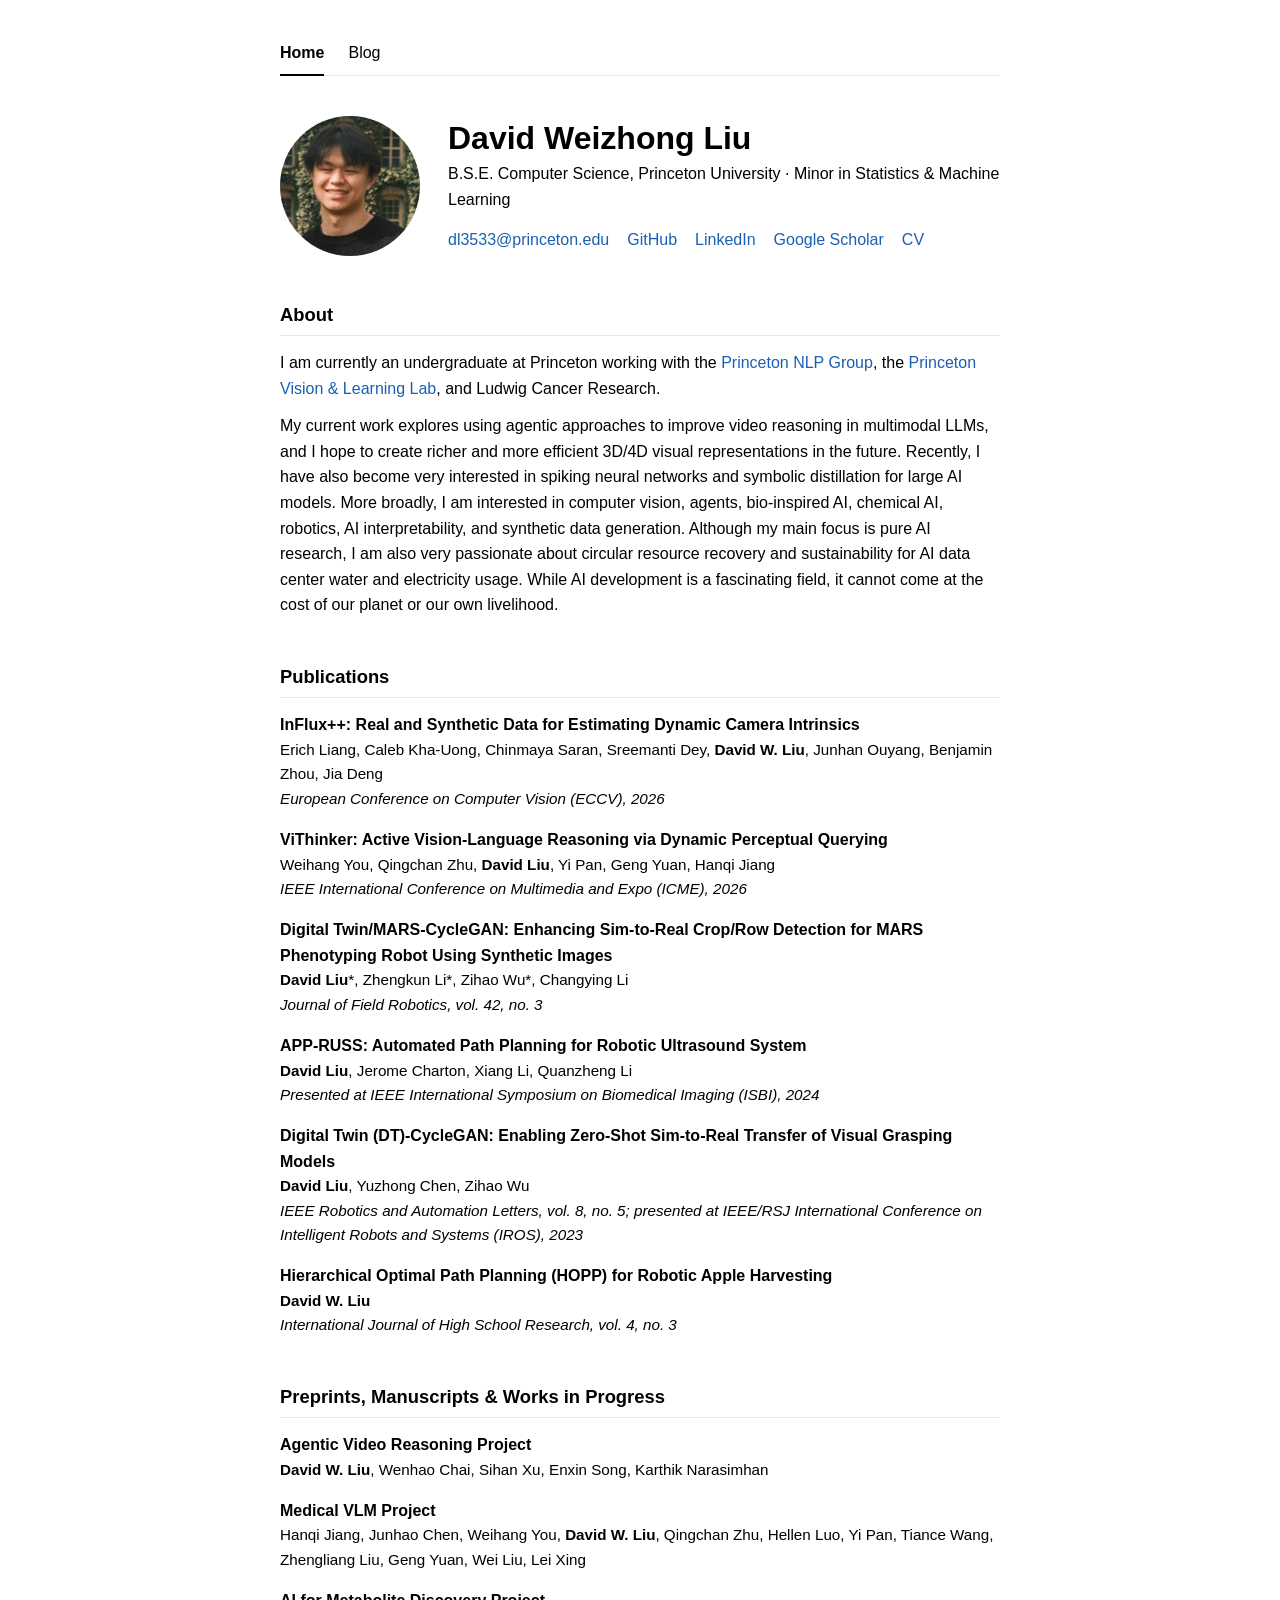
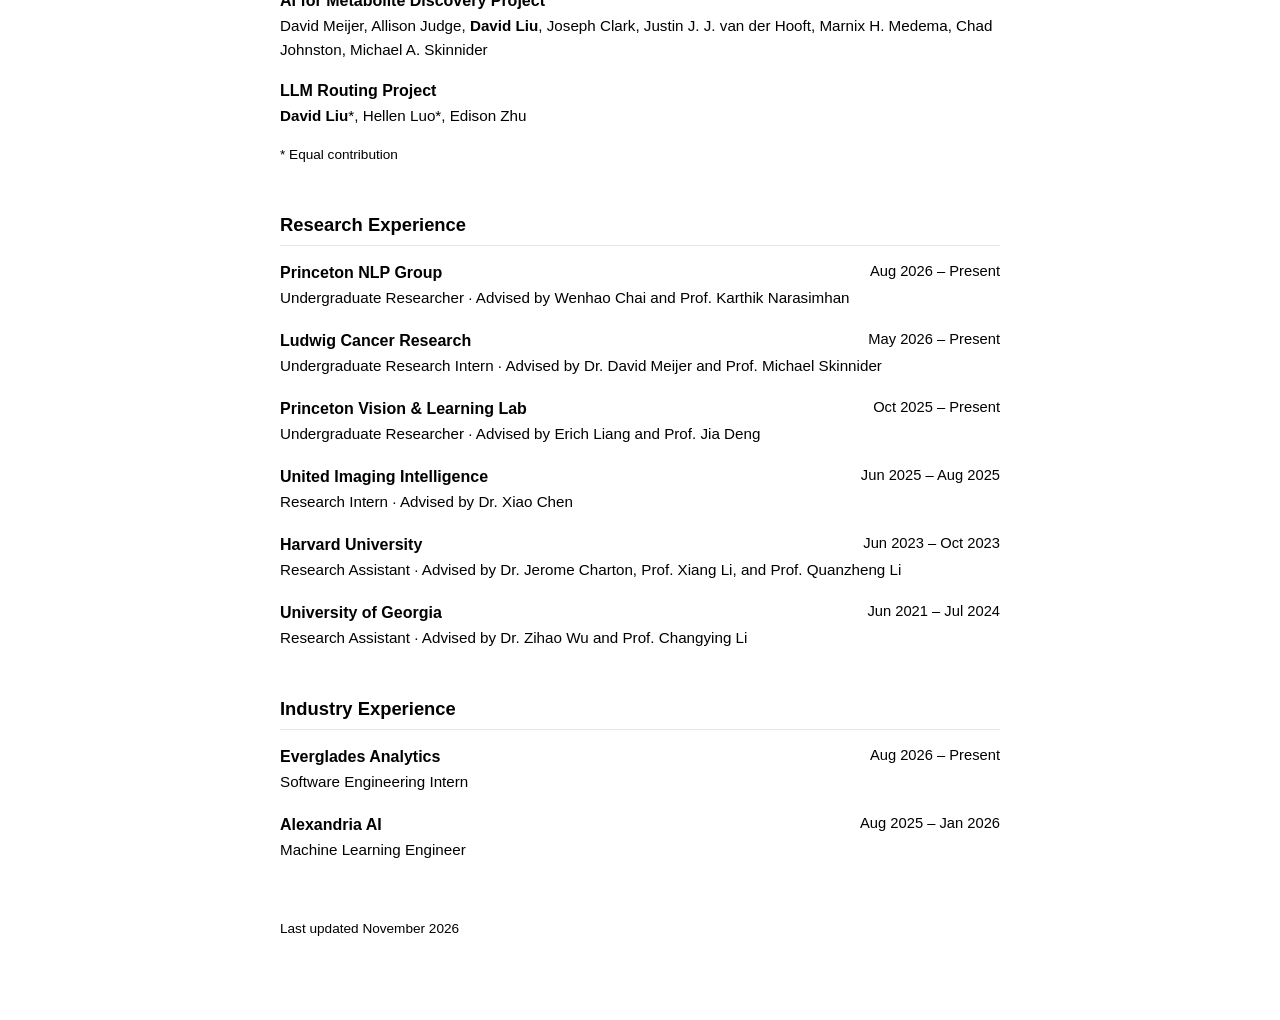
<file: index.html>
<!DOCTYPE html>
<html lang="en">
<head>
  <meta charset="utf-8">
  <meta name="viewport" content="width=device-width, initial-scale=1">
  <title>David Weizhong Liu</title>
  <meta name="description" content="David Weizhong Liu — Computer Science undergraduate at Princeton working on multimodal LLMs, long video reasoning, and robotics.">
  <link rel="stylesheet" href="style.css?v=6">
</head>
<body>
<main>

  <nav class="tabs">
    <a href="index.html" aria-current="page">Home</a>
    <a href="blog.html">Blog</a>
  </nav>

  <header class="profile">
    <img class="avatar" src="images/profile.jpg" alt="Photo of David Weizhong Liu" width="140" height="140">
    <div>
    <h1>David Weizhong Liu</h1>
    <p class="subtitle">B.S.E. Computer Science, Princeton University · Minor in Statistics &amp; Machine Learning</p>
    <p class="links">
      <a href="mailto:dl3533@princeton.edu">dl3533@princeton.edu</a>
      <a href="https://github.com/davidweizhongliu">GitHub</a>
      <a href="https://www.linkedin.com/in/david-liu-71398523a/">LinkedIn</a>
      <a href="https://scholar.google.com/citations?user=YOUR-ID">Google Scholar</a>
      <a href="David_Weizhong_Liu_Public_CV_2028.pdf">CV</a>
    </p>
    </div>
  </header>

  <section>
    <h2>About</h2>
    <p>
      I am currently an undergraduate at Princeton working with the
      <a href="https://princeton-nlp.github.io/">Princeton NLP Group</a>, the
      <a href="https://pvl.cs.princeton.edu/">Princeton Vision &amp; Learning Lab</a>,
      and Ludwig Cancer Research.
    </p>
    <p>
      My current work explores using agentic approaches to improve video reasoning in multimodal LLMs,
      and I hope to create richer and more efficient 3D/4D visual representations in the future. Recently, I have also become very
      interested in spiking neural networks and symbolic distillation for large AI models. More broadly, I am interested in computer vision, agents, bio-inspired AI, chemical AI, robotics,
      AI interpretability, and synthetic data generation. Although my main focus is pure AI research, I am also very passionate about circular resource recovery and sustainability
      for AI data center water and electricity usage. While AI development is a fascinating field, it cannot come at the cost of our planet or our own livelihood.
    </p>
  </section>

  <section>
    <h2>Publications</h2>
    <ul class="plain">
      <li class="pub">
        <div class="pub-title">InFlux++: Real and Synthetic Data for Estimating Dynamic Camera Intrinsics</div>
        <div class="pub-authors">Erich Liang, Caleb Kha-Uong, Chinmaya Saran, Sreemanti Dey, <span class="me">David W. Liu</span>, Junhan Ouyang, Benjamin Zhou, Jia Deng</div>
        <div class="pub-venue">European Conference on Computer Vision (ECCV), 2026</div>
      </li>
      <li class="pub">
        <div class="pub-title">ViThinker: Active Vision-Language Reasoning via Dynamic Perceptual Querying</div>
        <div class="pub-authors">Weihang You, Qingchan Zhu, <span class="me">David Liu</span>, Yi Pan, Geng Yuan, Hanqi Jiang</div>
        <div class="pub-venue">IEEE International Conference on Multimedia and Expo (ICME), 2026</div>
      </li>
      <li class="pub">
        <div class="pub-title">Digital Twin/MARS-CycleGAN: Enhancing Sim-to-Real Crop/Row Detection for MARS Phenotyping Robot Using Synthetic Images</div>
        <div class="pub-authors"><span class="me">David Liu</span>*, Zhengkun Li*, Zihao Wu*, Changying Li</div>
        <div class="pub-venue">Journal of Field Robotics, vol. 42, no. 3</div>
      </li>
      <li class="pub">
        <div class="pub-title">APP-RUSS: Automated Path Planning for Robotic Ultrasound System</div>
        <div class="pub-authors"><span class="me">David Liu</span>, Jerome Charton, Xiang Li, Quanzheng Li</div>
        <div class="pub-venue">Presented at IEEE International Symposium on Biomedical Imaging (ISBI), 2024</div>
      </li>
      <li class="pub">
        <div class="pub-title">Digital Twin (DT)-CycleGAN: Enabling Zero-Shot Sim-to-Real Transfer of Visual Grasping Models</div>
        <div class="pub-authors"><span class="me">David Liu</span>, Yuzhong Chen, Zihao Wu</div>
        <div class="pub-venue">IEEE Robotics and Automation Letters, vol. 8, no. 5; presented at IEEE/RSJ International Conference on Intelligent Robots and Systems (IROS), 2023</div>
      </li>
      <li class="pub">
        <div class="pub-title">Hierarchical Optimal Path Planning (HOPP) for Robotic Apple Harvesting</div>
        <div class="pub-authors"><span class="me">David W. Liu</span></div>
        <div class="pub-venue">International Journal of High School Research, vol. 4, no. 3</div>
      </li>
    </ul>
  </section>

  <section>
    <h2>Preprints, Manuscripts &amp; Works in Progress</h2>
    <ul class="plain">
      <li class="pub">
        <div class="pub-title">Agentic Video Reasoning Project</div>
        <div class="pub-authors"><span class="me">David W. Liu</span>, Wenhao Chai, Sihan Xu, Enxin Song, Karthik Narasimhan</div>
      </li>
      <li class="pub">
        <div class="pub-title">Medical VLM Project</div>
        <div class="pub-authors">Hanqi Jiang, Junhao Chen, Weihang You, <span class="me">David W. Liu</span>, Qingchan Zhu, Hellen Luo, Yi Pan, Tiance Wang, Zhengliang Liu, Geng Yuan, Wei Liu, Lei Xing</div>
      </li>
      <li class="pub">
        <div class="pub-title">AI for Metabolite Discovery Project</div>
        <div class="pub-authors">David Meijer, Allison Judge, <span class="me">David Liu</span>, Joseph Clark, Justin J. J. van der Hooft, Marnix H. Medema, Chad Johnston, Michael A. Skinnider</div>
      </li>
      <li class="pub">
        <div class="pub-title">LLM Routing Project</div>
        <div class="pub-authors"><span class="me">David Liu</span>*, Hellen Luo*, Edison Zhu</div>
      </li>
    </ul>
    <p class="note">* Equal contribution</p>
  </section>

  <section>
    <h2>Research Experience</h2>

    <div class="entry">
      <div class="entry-head"><strong>Princeton NLP Group</strong><span class="date">Aug 2026 – Present</span></div>
      <div class="entry-sub">Undergraduate Researcher · Advised by Wenhao Chai and Prof. Karthik Narasimhan</div>
    </div>

    <div class="entry">
      <div class="entry-head"><strong>Ludwig Cancer Research</strong><span class="date">May 2026 – Present</span></div>
      <div class="entry-sub">Undergraduate Research Intern · Advised by Dr. David Meijer and Prof. Michael Skinnider</div>
    </div>

    <div class="entry">
      <div class="entry-head"><strong>Princeton Vision &amp; Learning Lab</strong><span class="date">Oct 2025 – Present</span></div>
      <div class="entry-sub">Undergraduate Researcher · Advised by Erich Liang and Prof. Jia Deng</div>
    </div>

    <div class="entry">
      <div class="entry-head"><strong>United Imaging Intelligence</strong><span class="date">Jun 2025 – Aug 2025</span></div>
      <div class="entry-sub">Research Intern · Advised by Dr. Xiao Chen</div>
    </div>

    <div class="entry">
      <div class="entry-head"><strong>Harvard University</strong><span class="date">Jun 2023 – Oct 2023</span></div>
      <div class="entry-sub">Research Assistant · Advised by Dr. Jerome Charton, Prof. Xiang Li, and Prof. Quanzheng Li</div>
    </div>

    <div class="entry">
      <div class="entry-head"><strong>University of Georgia</strong><span class="date">Jun 2021 – Jul 2024</span></div>
      <div class="entry-sub">Research Assistant · Advised by Dr. Zihao Wu and Prof. Changying Li</div>
    </div>
  </section>

  <section>
    <h2>Industry Experience</h2>
    <div class="entry">
      <div class="entry-head"><strong>Everglades Analytics</strong><span class="date">Aug 2026 – Present</span></div>
      <div class="entry-sub">Software Engineering Intern</div>
    </div>
    <div class="entry">
      <div class="entry-head"><strong>Alexandria AI</strong><span class="date">Aug 2025 – Jan 2026</span></div>
      <div class="entry-sub">Machine Learning Engineer</div>
    </div>
  </section>

  <footer>
    Last updated November 2026
  </footer>

</main>
</body>
</html>
</file>
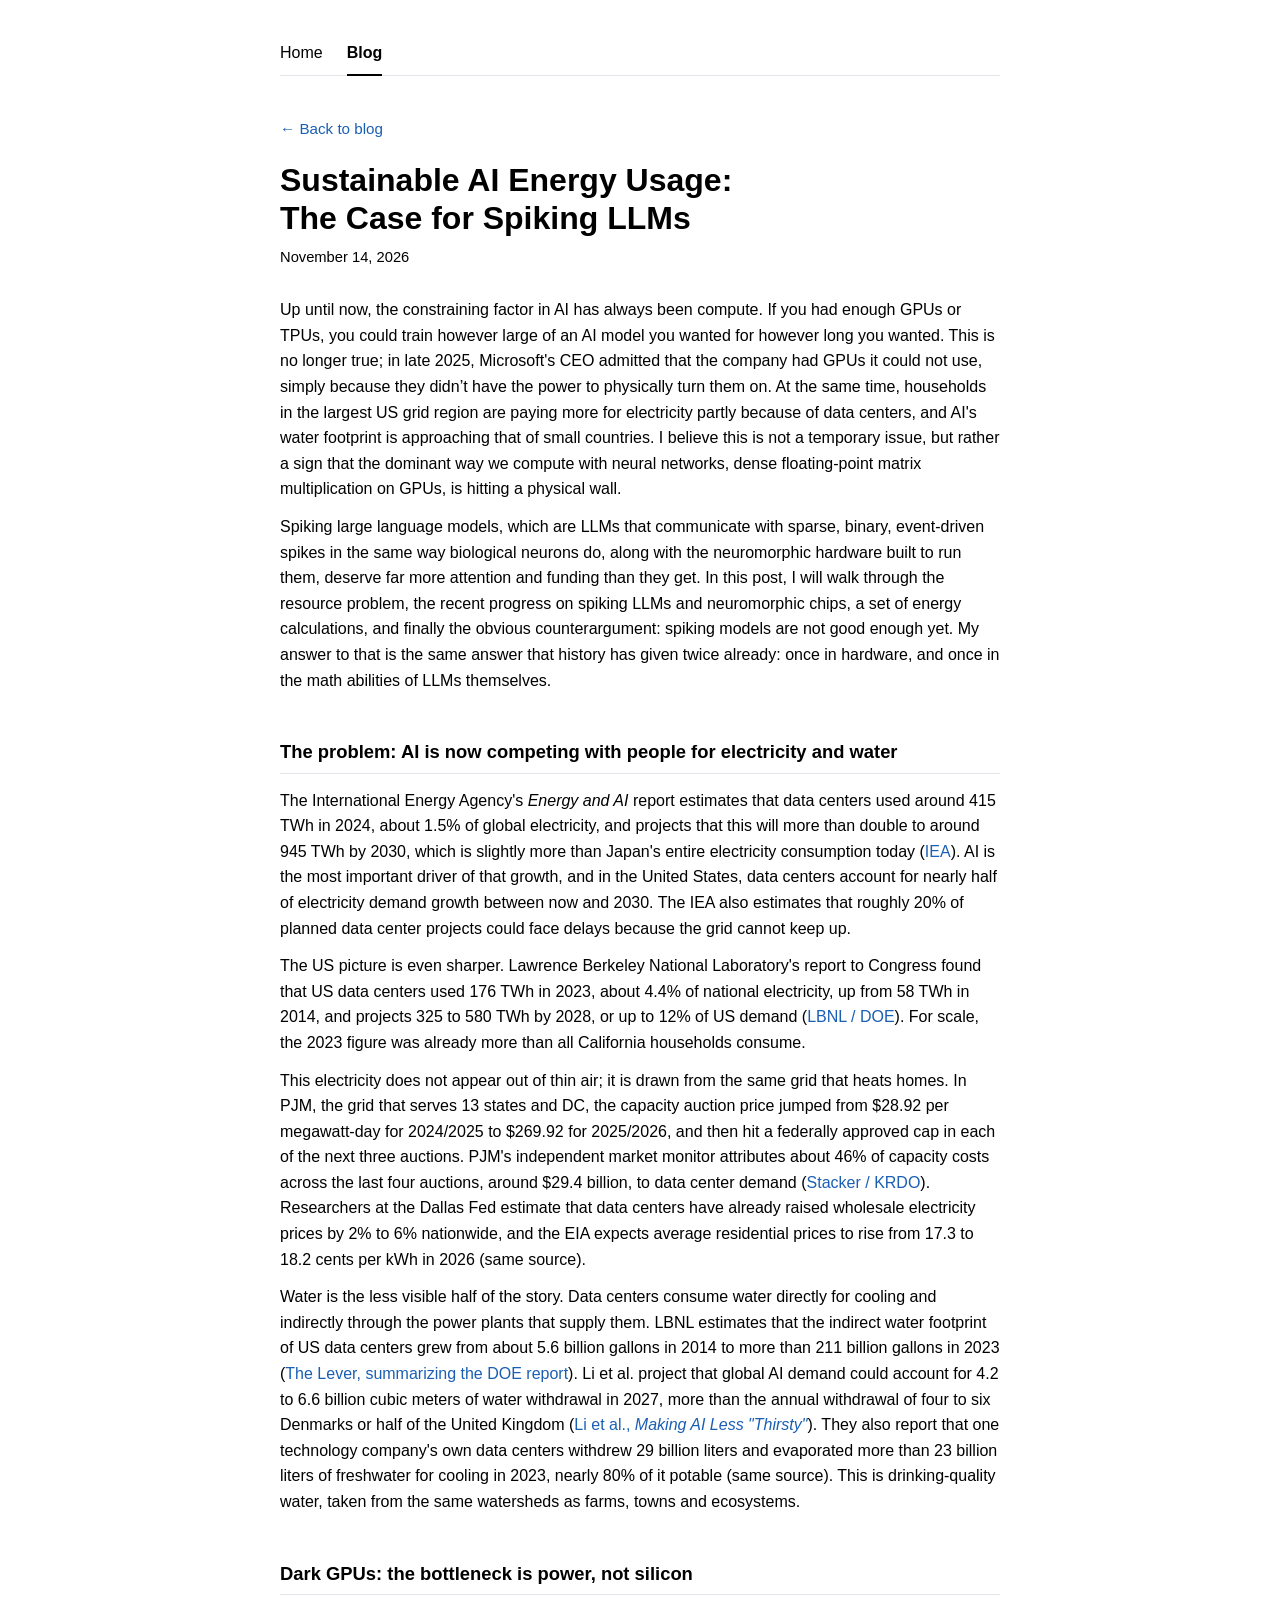
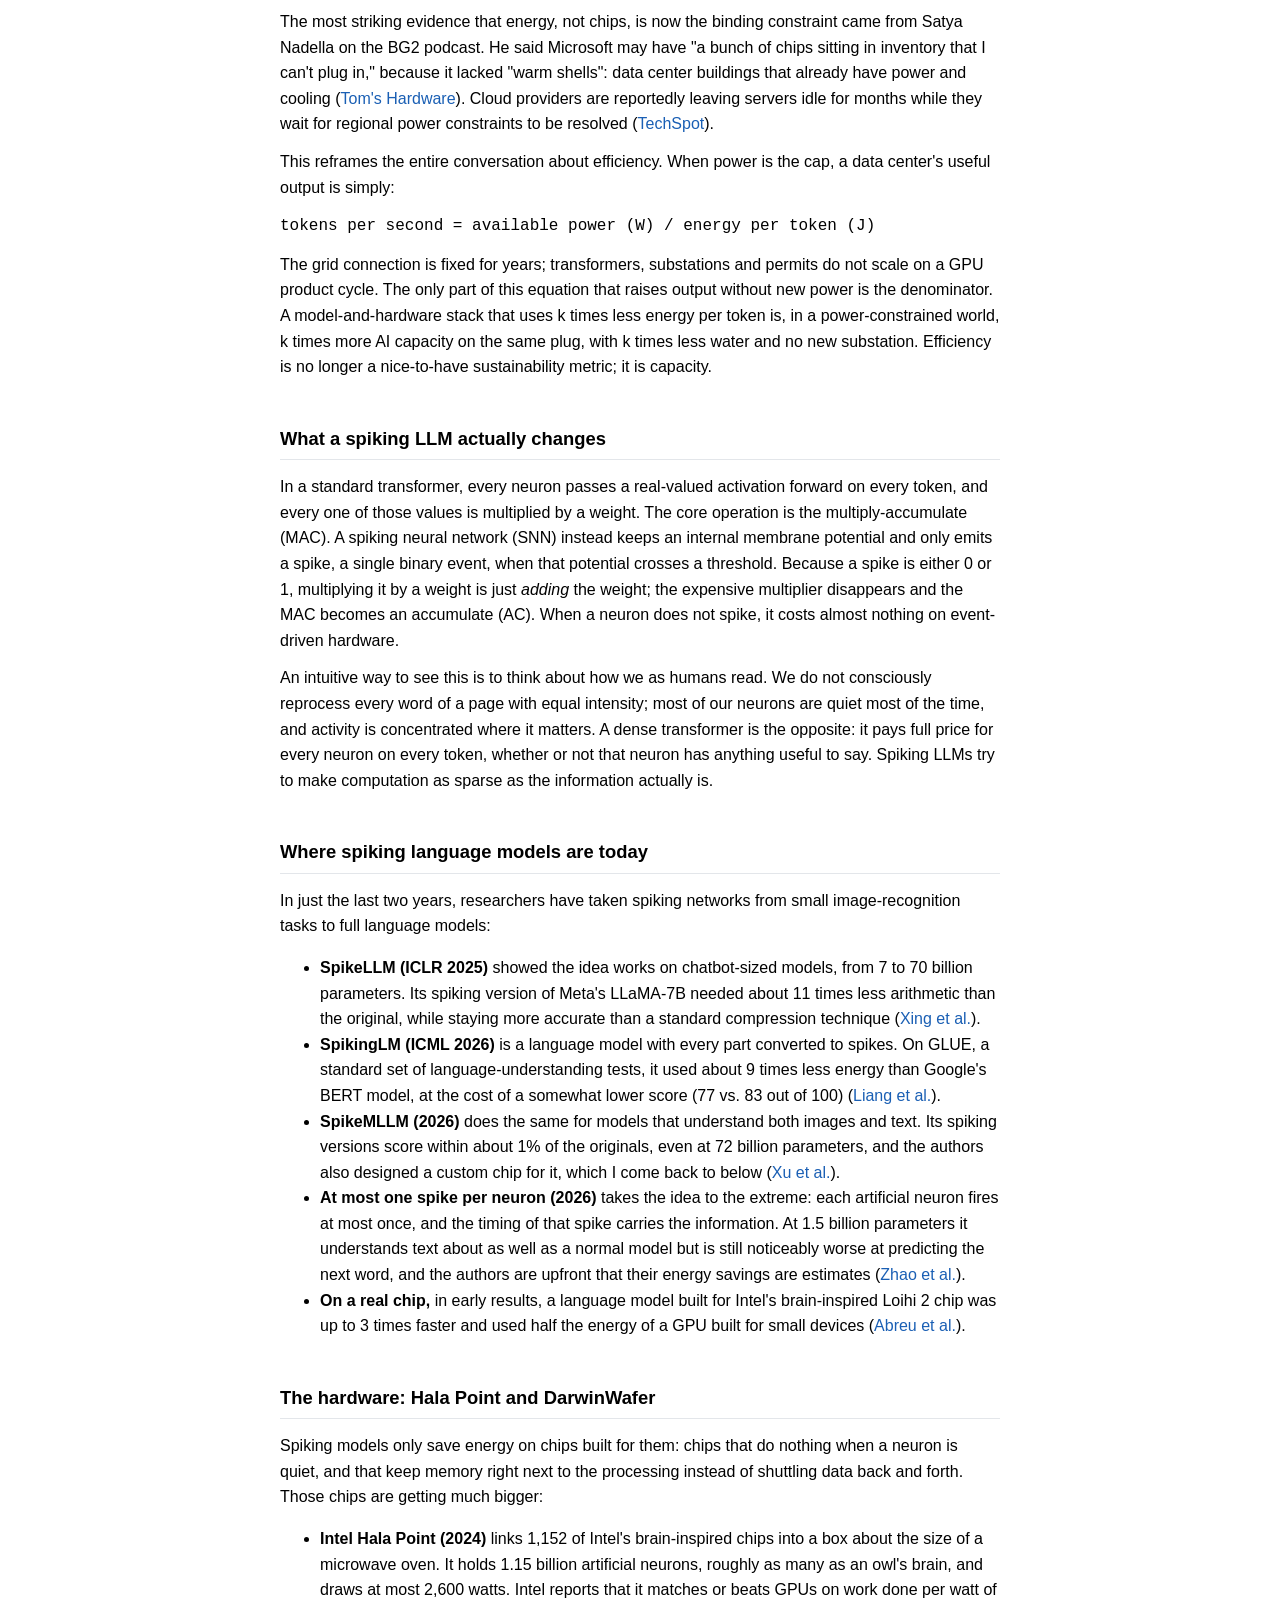
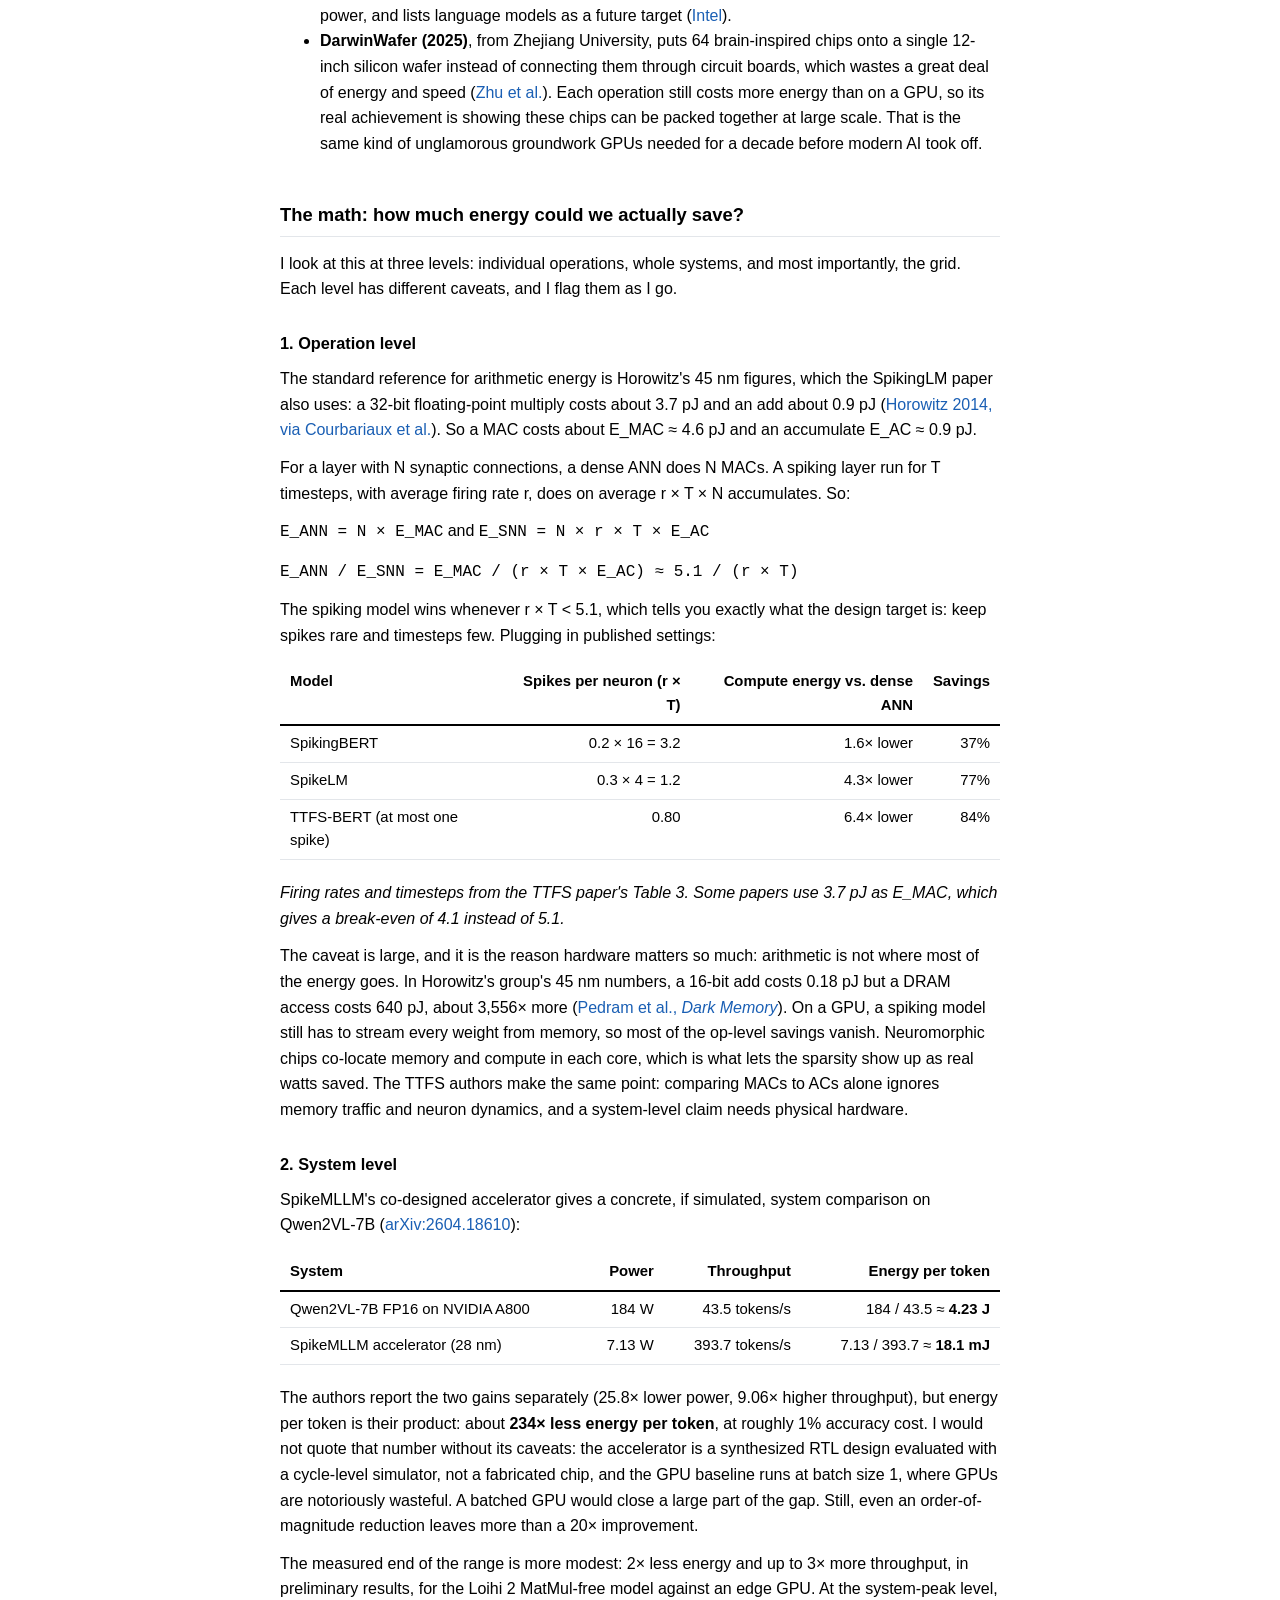
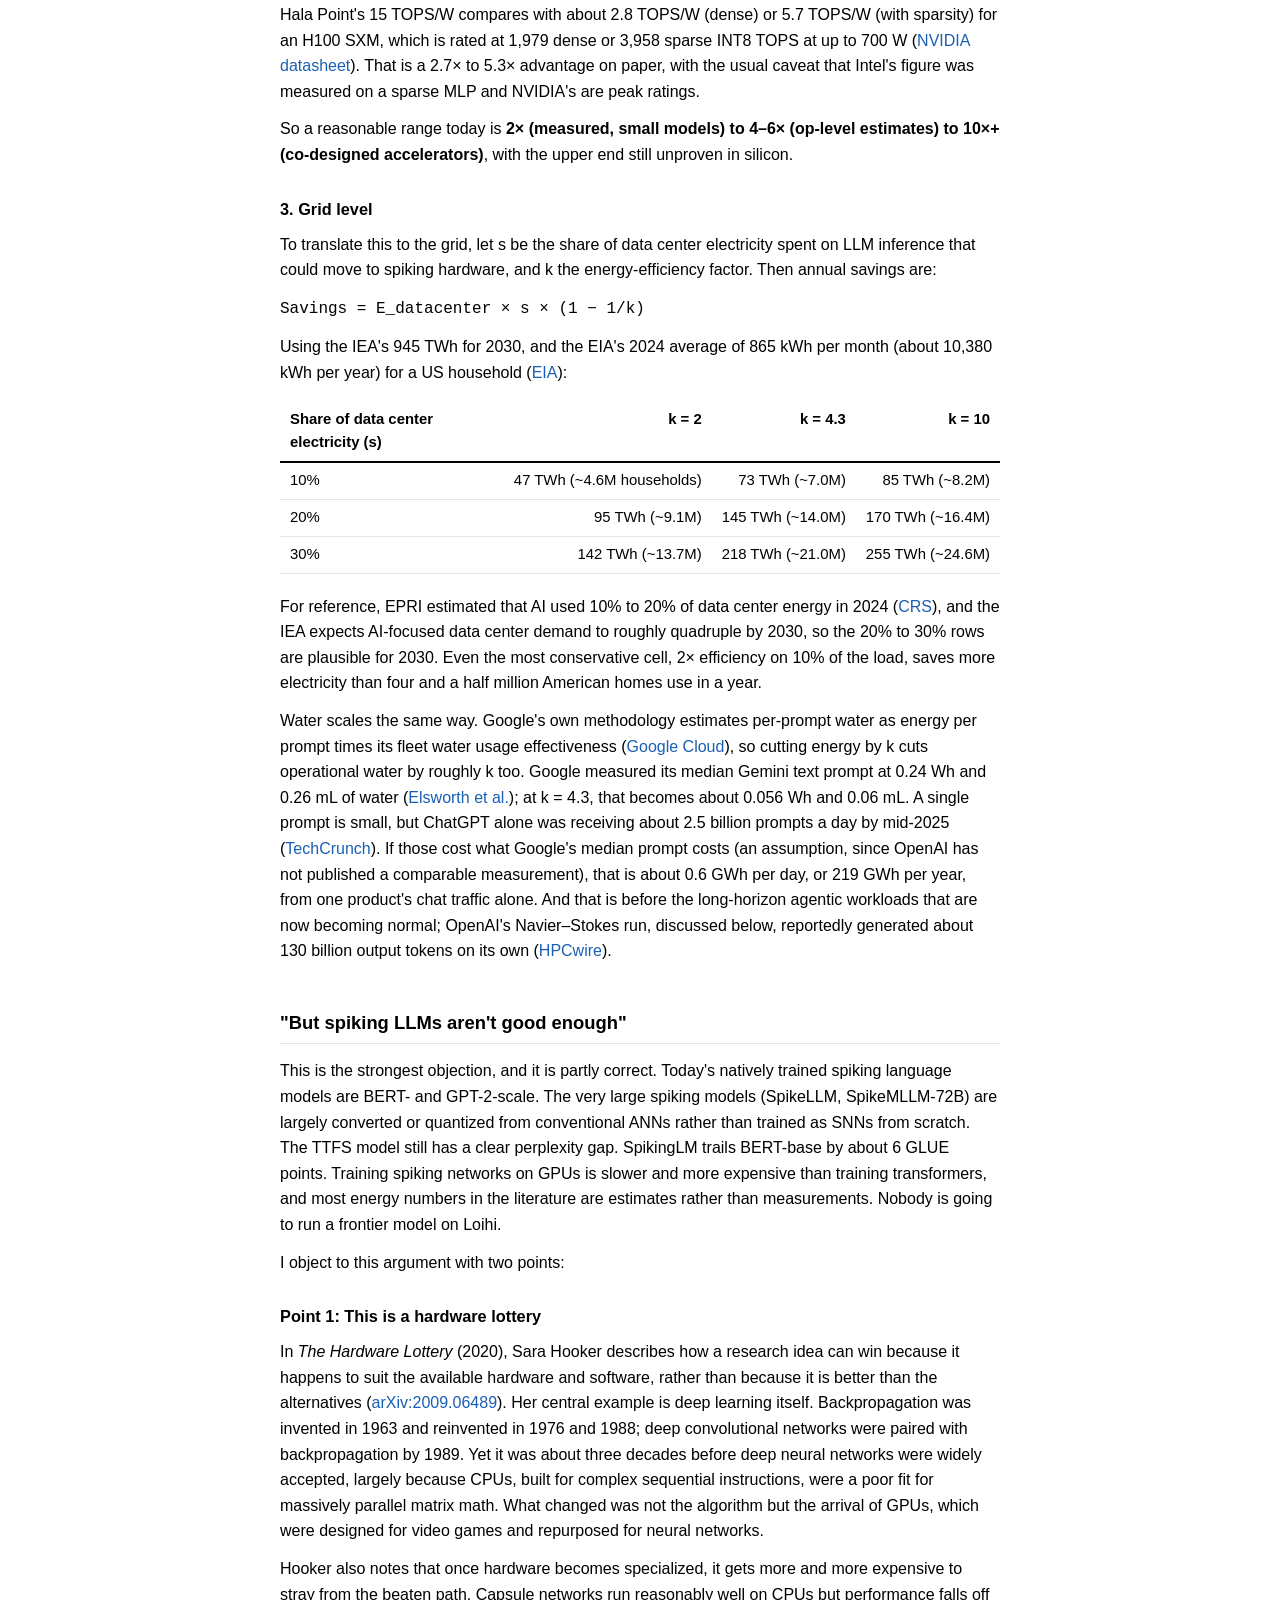
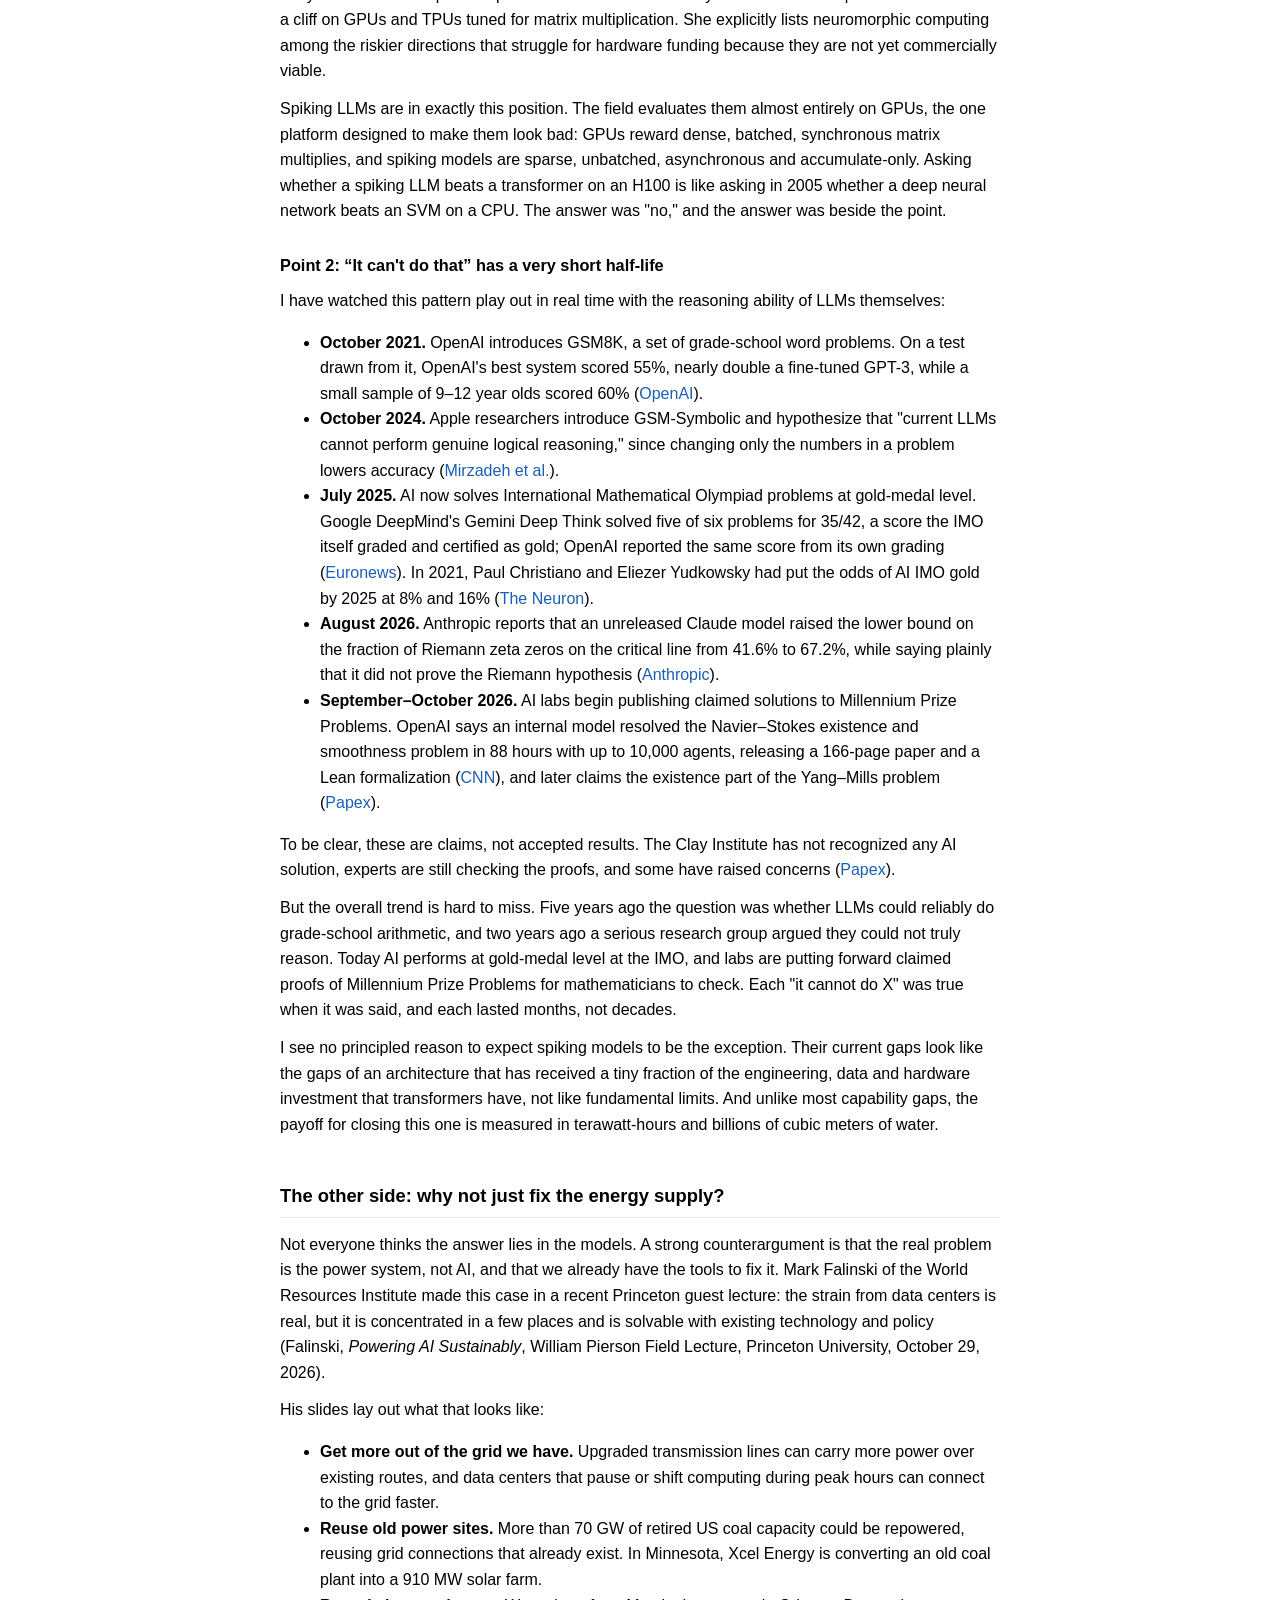
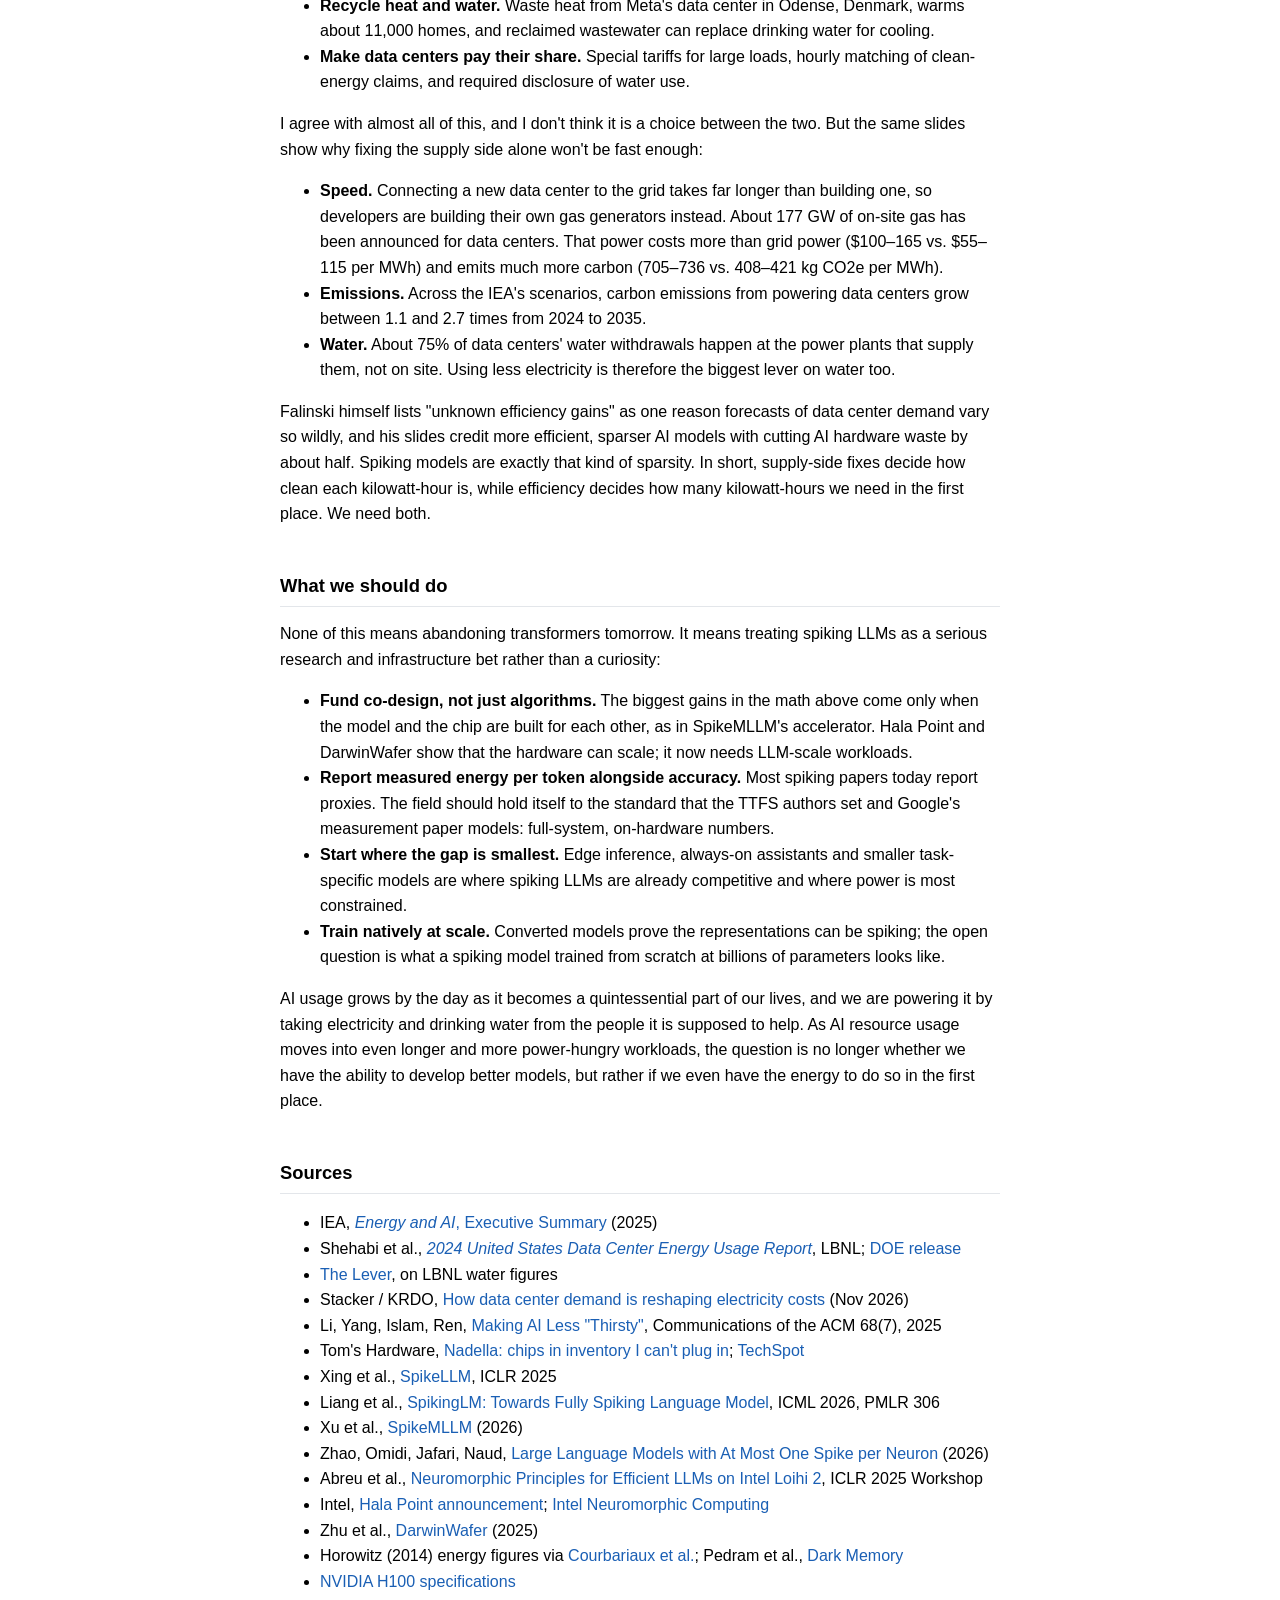
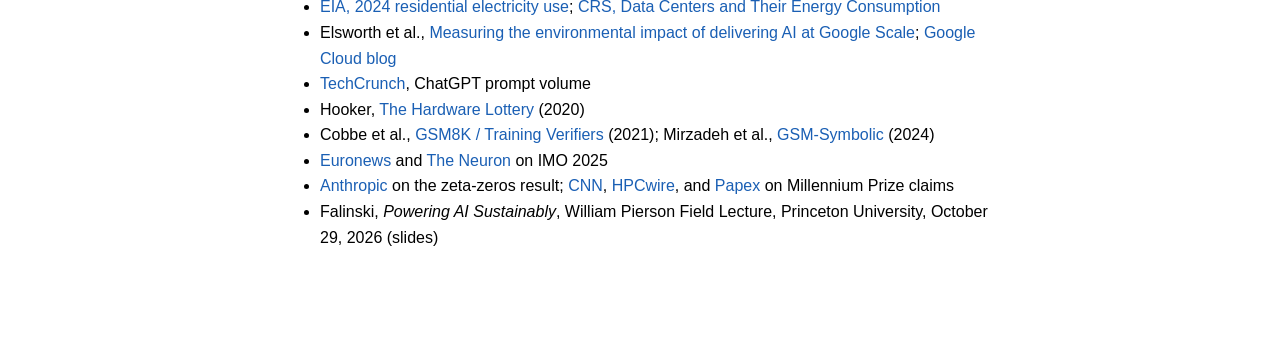
<file: posts/neuromorphic_hardware.html>
<!DOCTYPE html>
<html lang="en">
<head>
  <meta charset="utf-8">
  <meta name="viewport" content="width=device-width, initial-scale=1">
  <title>Sustainable AI Energy Usage: The Case for Spiking LLMs · David Weizhong Liu</title>
  <link rel="stylesheet" href="../style.css?v=6">
</head>
<body>
<main>

  <nav class="tabs">
    <a href="../index.html">Home</a>
    <a href="../blog.html" aria-current="page">Blog</a>
  </nav>

  <a class="back" href="../blog.html">&larr; Back to blog</a>

  <article>
    <h1>Sustainable AI Energy Usage: The Case for Spiking LLMs</h1>
    <div class="post-date">November 14, 2026</div>

    <p>Up until now, the constraining factor in AI has always been compute. If you had enough GPUs or TPUs, you could train however large of an AI model you wanted for however long you wanted. This is no longer true; in late 2025, Microsoft's CEO admitted that the company had GPUs it could not use, simply because they didn’t have the power to physically turn them on. At the same time, households in the largest US grid region are paying more for electricity partly because of data centers, and AI's water footprint is approaching that of small countries. I believe this is not a temporary issue, but rather a sign that the dominant way we compute with neural networks, dense floating-point matrix multiplication on GPUs, is hitting a physical wall.</p>

    <p>Spiking large language models, which are LLMs that communicate with sparse, binary, event-driven spikes in the same way biological neurons do, along with the neuromorphic hardware built to run them, deserve far more attention and funding than they get. In this post, I will walk through the resource problem, the recent progress on spiking LLMs and neuromorphic chips, a set of energy calculations, and finally the obvious counterargument: spiking models are not good enough yet. My answer to that is the same answer that history has given twice already: once in hardware, and once in the math abilities of LLMs themselves.</p>

    <h2>The problem: AI is now competing with people for electricity and water</h2>

    <p>The International Energy Agency's <em>Energy and AI</em> report estimates that data centers used around 415 TWh in 2024, about 1.5% of global electricity, and projects that this will more than double to around 945 TWh by 2030, which is slightly more than Japan's entire electricity consumption today (<a href="https://www.iea.org/reports/energy-and-ai/executive-summary" target="_blank" rel="noopener">IEA</a>). AI is the most important driver of that growth, and in the United States, data centers account for nearly half of electricity demand growth between now and 2030. The IEA also estimates that roughly 20% of planned data center projects could face delays because the grid cannot keep up.</p>

    <p>The US picture is even sharper. Lawrence Berkeley National Laboratory's report to Congress found that US data centers used 176 TWh in 2023, about 4.4% of national electricity, up from 58 TWh in 2014, and projects 325 to 580 TWh by 2028, or up to 12% of US demand (<a href="https://www.energy.gov/articles/doe-releases-new-report-evaluating-increase-electricity-demand-data-centers" target="_blank" rel="noopener">LBNL / DOE</a>). For scale, the 2023 figure was already more than all California households consume.</p>

    <p>This electricity does not appear out of thin air; it is drawn from the same grid that heats homes. In PJM, the grid that serves 13 states and DC, the capacity auction price jumped from $28.92 per megawatt-day for 2024/2025 to $269.92 for 2025/2026, and then hit a federally approved cap in each of the next three auctions. PJM's independent market monitor attributes about 46% of capacity costs across the last four auctions, around $29.4 billion, to data center demand (<a href="https://krdo.com/stacker-business-economy/2026/11/09/how-data-center-demand-is-reshaping-electricity-costs-across-the-us/" target="_blank" rel="noopener">Stacker / KRDO</a>). Researchers at the Dallas Fed estimate that data centers have already raised wholesale electricity prices by 2% to 6% nationwide, and the EIA expects average residential prices to rise from 17.3 to 18.2 cents per kWh in 2026 (same source).</p>

    <p>Water is the less visible half of the story. Data centers consume water directly for cooling and indirectly through the power plants that supply them. LBNL estimates that the indirect water footprint of US data centers grew from about 5.6 billion gallons in 2014 to more than 211 billion gallons in 2023 (<a href="https://levernews.com/biden-boosts-ai-despite-energy-dept-warning" target="_blank" rel="noopener">The Lever, summarizing the DOE report</a>). Li et al. project that global AI demand could account for 4.2 to 6.6 billion cubic meters of water withdrawal in 2027, more than the annual withdrawal of four to six Denmarks or half of the United Kingdom (<a href="https://arxiv.org/abs/2304.03271" target="_blank" rel="noopener">Li et al., <em>Making AI Less "Thirsty"</em></a>). They also report that one technology company's own data centers withdrew 29 billion liters and evaporated more than 23 billion liters of freshwater for cooling in 2023, nearly 80% of it potable (same source). This is drinking-quality water, taken from the same watersheds as farms, towns and ecosystems.</p>

    <h2>Dark GPUs: the bottleneck is power, not silicon</h2>

    <p>The most striking evidence that energy, not chips, is now the binding constraint came from Satya Nadella on the BG2 podcast. He said Microsoft may have "a bunch of chips sitting in inventory that I can't plug in," because it lacked "warm shells": data center buildings that already have power and cooling (<a href="https://www.tomshardware.com/tech-industry/artificial-intelligence/microsoft-ceo-says-the-company-doesnt-have-enough-electricity-to-install-all-the-ai-gpus-in-its-inventory-you-may-actually-have-a-bunch-of-chips-sitting-in-inventory-that-i-cant-plug-in" target="_blank" rel="noopener">Tom's Hardware</a>). Cloud providers are reportedly leaving servers idle for months while they wait for regional power constraints to be resolved (<a href="https://www.techspot.com/news/110118-microsoft-satya-nadella-power-not-chips-now-biggest.html" target="_blank" rel="noopener">TechSpot</a>).</p>

    <p>This reframes the entire conversation about efficiency. When power is the cap, a data center's useful output is simply:</p>

    <p><code>tokens per second = available power (W) / energy per token (J)</code></p>

    <p>The grid connection is fixed for years; transformers, substations and permits do not scale on a GPU product cycle. The only part of this equation that raises output without new power is the denominator. A model-and-hardware stack that uses k times less energy per token is, in a power-constrained world, k times more AI capacity on the same plug, with k times less water and no new substation. Efficiency is no longer a nice-to-have sustainability metric; it is capacity.</p>

    <h2>What a spiking LLM actually changes</h2>

    <p>In a standard transformer, every neuron passes a real-valued activation forward on every token, and every one of those values is multiplied by a weight. The core operation is the multiply-accumulate (MAC). A spiking neural network (SNN) instead keeps an internal membrane potential and only emits a spike, a single binary event, when that potential crosses a threshold. Because a spike is either 0 or 1, multiplying it by a weight is just <em>adding</em> the weight; the expensive multiplier disappears and the MAC becomes an accumulate (AC). When a neuron does not spike, it costs almost nothing on event-driven hardware.</p>

    <p>An intuitive way to see this is to think about how we as humans read. We do not consciously reprocess every word of a page with equal intensity; most of our neurons are quiet most of the time, and activity is concentrated where it matters. A dense transformer is the opposite: it pays full price for every neuron on every token, whether or not that neuron has anything useful to say. Spiking LLMs try to make computation as sparse as the information actually is.</p>

    <h2>Where spiking language models are today</h2>

    <p>In just the last two years, researchers have taken spiking networks from small image-recognition tasks to full language models:</p>

    <ul>
      <li><strong>SpikeLLM (ICLR 2025)</strong> showed the idea works on chatbot-sized models, from 7 to 70 billion parameters. Its spiking version of Meta's LLaMA-7B needed about 11 times less arithmetic than the original, while staying more accurate than a standard compression technique (<a href="https://arxiv.org/abs/2407.04752" target="_blank" rel="noopener">Xing et al.</a>).</li>
      <li><strong>SpikingLM (ICML 2026)</strong> is a language model with every part converted to spikes. On GLUE, a standard set of language-understanding tests, it used about 9 times less energy than Google's BERT model, at the cost of a somewhat lower score (77 vs. 83 out of 100) (<a href="https://proceedings.mlr.press/v306/liang26ae.html" target="_blank" rel="noopener">Liang et al.</a>).</li>
      <li><strong>SpikeMLLM (2026)</strong> does the same for models that understand both images and text. Its spiking versions score within about 1% of the originals, even at 72 billion parameters, and the authors also designed a custom chip for it, which I come back to below (<a href="https://arxiv.org/abs/2604.18610" target="_blank" rel="noopener">Xu et al.</a>).</li>
      <li><strong>At most one spike per neuron (2026)</strong> takes the idea to the extreme: each artificial neuron fires at most once, and the timing of that spike carries the information. At 1.5 billion parameters it understands text about as well as a normal model but is still noticeably worse at predicting the next word, and the authors are upfront that their energy savings are estimates (<a href="https://arxiv.org/abs/2609.05151" target="_blank" rel="noopener">Zhao et al.</a>).</li>
      <li><strong>On a real chip,</strong> in early results, a language model built for Intel's brain-inspired Loihi 2 chip was up to 3 times faster and used half the energy of a GPU built for small devices (<a href="https://arxiv.org/abs/2503.18002" target="_blank" rel="noopener">Abreu et al.</a>).</li>
    </ul>

    <h2>The hardware: Hala Point and DarwinWafer</h2>

    <p>Spiking models only save energy on chips built for them: chips that do nothing when a neuron is quiet, and that keep memory right next to the processing instead of shuttling data back and forth. Those chips are getting much bigger:</p>

    <ul>
      <li><strong>Intel Hala Point (2024)</strong> links 1,152 of Intel's brain-inspired chips into a box about the size of a microwave oven. It holds 1.15 billion artificial neurons, roughly as many as an owl's brain, and draws at most 2,600 watts. Intel reports that it matches or beats GPUs on work done per watt of power, and lists language models as a future target (<a href="https://newsroom.intel.com/artificial-intelligence/intel-builds-worlds-largest-neuromorphic-system" target="_blank" rel="noopener">Intel</a>).</li>
      <li><strong>DarwinWafer (2025)</strong>, from Zhejiang University, puts 64 brain-inspired chips onto a single 12-inch silicon wafer instead of connecting them through circuit boards, which wastes a great deal of energy and speed (<a href="https://arxiv.org/abs/2509.16213" target="_blank" rel="noopener">Zhu et al.</a>). Each operation still costs more energy than on a GPU, so its real achievement is showing these chips can be packed together at large scale. That is the same kind of unglamorous groundwork GPUs needed for a decade before modern AI took off.</li>
    </ul>

    <h2>The math: how much energy could we actually save?</h2>

    <p>I look at this at three levels: individual operations, whole systems, and most importantly, the grid. Each level has different caveats, and I flag them as I go.</p>

    <h3>1. Operation level</h3>

    <p>The standard reference for arithmetic energy is Horowitz's 45 nm figures, which the SpikingLM paper also uses: a 32-bit floating-point multiply costs about 3.7 pJ and an add about 0.9 pJ (<a href="https://arxiv.org/abs/1602.02505" target="_blank" rel="noopener">Horowitz 2014, via Courbariaux et al.</a>). So a MAC costs about E_MAC ≈ 4.6 pJ and an accumulate E_AC ≈ 0.9 pJ.</p>

    <p>For a layer with N synaptic connections, a dense ANN does N MACs. A spiking layer run for T timesteps, with average firing rate r, does on average r × T × N accumulates. So:</p>

    <p><code>E_ANN = N × E_MAC</code> and <code>E_SNN = N × r × T × E_AC</code></p>

    <p><code>E_ANN / E_SNN = E_MAC / (r × T × E_AC) ≈ 5.1 / (r × T)</code></p>

    <p>The spiking model wins whenever r × T &lt; 5.1, which tells you exactly what the design target is: keep spikes rare and timesteps few. Plugging in published settings:</p>

    <div class="table-wrap">

    <table>
      <thead>
        <tr>
          <th>Model</th>
          <th>Spikes per neuron (r × T)</th>
          <th>Compute energy vs. dense ANN</th>
          <th>Savings</th>
        </tr>
      </thead>
      <tbody>
        <tr><td>SpikingBERT</td><td>0.2 × 16 = 3.2</td><td>1.6× lower</td><td>37%</td></tr>
        <tr><td>SpikeLM</td><td>0.3 × 4 = 1.2</td><td>4.3× lower</td><td>77%</td></tr>
        <tr><td>TTFS-BERT (at most one spike)</td><td>0.80</td><td>6.4× lower</td><td>84%</td></tr>
      </tbody>
    </table>

    </div>

    <p><em>Firing rates and timesteps from the TTFS paper's Table 3. Some papers use 3.7 pJ as E_MAC, which gives a break-even of 4.1 instead of 5.1.</em></p>

    <p>The caveat is large, and it is the reason hardware matters so much: arithmetic is not where most of the energy goes. In Horowitz's group's 45 nm numbers, a 16-bit add costs 0.18 pJ but a DRAM access costs 640 pJ, about 3,556× more (<a href="https://ar5iv.labs.arxiv.org/html/1602.04183" target="_blank" rel="noopener">Pedram et al., <em>Dark Memory</em></a>). On a GPU, a spiking model still has to stream every weight from memory, so most of the op-level savings vanish. Neuromorphic chips co-locate memory and compute in each core, which is what lets the sparsity show up as real watts saved. The TTFS authors make the same point: comparing MACs to ACs alone ignores memory traffic and neuron dynamics, and a system-level claim needs physical hardware.</p>

    <h3>2. System level</h3>

    <p>SpikeMLLM's co-designed accelerator gives a concrete, if simulated, system comparison on Qwen2VL-7B (<a href="https://arxiv.org/abs/2604.18610" target="_blank" rel="noopener">arXiv:2604.18610</a>):</p>

    <div class="table-wrap">

    <table>
      <thead>
        <tr>
          <th>System</th>
          <th>Power</th>
          <th>Throughput</th>
          <th>Energy per token</th>
        </tr>
      </thead>
      <tbody>
        <tr><td>Qwen2VL-7B FP16 on NVIDIA A800</td><td>184 W</td><td>43.5 tokens/s</td><td>184 / 43.5 ≈ <strong>4.23 J</strong></td></tr>
        <tr><td>SpikeMLLM accelerator (28 nm)</td><td>7.13 W</td><td>393.7 tokens/s</td><td>7.13 / 393.7 ≈ <strong>18.1 mJ</strong></td></tr>
      </tbody>
    </table>

    </div>

    <p>The authors report the two gains separately (25.8× lower power, 9.06× higher throughput), but energy per token is their product: about <strong>234× less energy per token</strong>, at roughly 1% accuracy cost. I would not quote that number without its caveats: the accelerator is a synthesized RTL design evaluated with a cycle-level simulator, not a fabricated chip, and the GPU baseline runs at batch size 1, where GPUs are notoriously wasteful. A batched GPU would close a large part of the gap. Still, even an order-of-magnitude reduction leaves more than a 20× improvement.</p>

    <p>The measured end of the range is more modest: 2× less energy and up to 3× more throughput, in preliminary results, for the Loihi 2 MatMul-free model against an edge GPU. At the system-peak level, Hala Point's 15 TOPS/W compares with about 2.8 TOPS/W (dense) or 5.7 TOPS/W (with sparsity) for an H100 SXM, which is rated at 1,979 dense or 3,958 sparse INT8 TOPS at up to 700 W (<a href="https://www.nvidia.com/en-us/data-center/h100.html" target="_blank" rel="noopener">NVIDIA datasheet</a>). That is a 2.7× to 5.3× advantage on paper, with the usual caveat that Intel's figure was measured on a sparse MLP and NVIDIA's are peak ratings.</p>

    <p>So a reasonable range today is <strong>2× (measured, small models) to 4–6× (op-level estimates) to 10×+ (co-designed accelerators)</strong>, with the upper end still unproven in silicon.</p>

    <h3>3. Grid level</h3>

    <p>To translate this to the grid, let s be the share of data center electricity spent on LLM inference that could move to spiking hardware, and k the energy-efficiency factor. Then annual savings are:</p>

    <p><code>Savings = E_datacenter × s × (1 − 1/k)</code></p>

    <p>Using the IEA's 945 TWh for 2030, and the EIA's 2024 average of 865 kWh per month (about 10,380 kWh per year) for a US household (<a href="https://www.eia.gov/todayinenergy/detail.php?id=65244" target="_blank" rel="noopener">EIA</a>):</p>

    <div class="table-wrap">

    <table>
      <thead>
        <tr>
          <th>Share of data center electricity (s)</th>
          <th>k = 2</th>
          <th>k = 4.3</th>
          <th>k = 10</th>
        </tr>
      </thead>
      <tbody>
        <tr><td>10%</td><td>47 TWh (~4.6M households)</td><td>73 TWh (~7.0M)</td><td>85 TWh (~8.2M)</td></tr>
        <tr><td>20%</td><td>95 TWh (~9.1M)</td><td>145 TWh (~14.0M)</td><td>170 TWh (~16.4M)</td></tr>
        <tr><td>30%</td><td>142 TWh (~13.7M)</td><td>218 TWh (~21.0M)</td><td>255 TWh (~24.6M)</td></tr>
      </tbody>
    </table>

    </div>

    <p>For reference, EPRI estimated that AI used 10% to 20% of data center energy in 2024 (<a href="https://www.everycrsreport.com/files/2026-05-12_R48646_db8a48e54b6c090ddcb06a98be9291369c834766.html" target="_blank" rel="noopener">CRS</a>), and the IEA expects AI-focused data center demand to roughly quadruple by 2030, so the 20% to 30% rows are plausible for 2030. Even the most conservative cell, 2× efficiency on 10% of the load, saves more electricity than four and a half million American homes use in a year.</p>

    <p>Water scales the same way. Google's own methodology estimates per-prompt water as energy per prompt times its fleet water usage effectiveness (<a href="https://cloud.google.com/blog/products/infrastructure/measuring-the-environmental-impact-of-ai-inference" target="_blank" rel="noopener">Google Cloud</a>), so cutting energy by k cuts operational water by roughly k too. Google measured its median Gemini text prompt at 0.24 Wh and 0.26 mL of water (<a href="https://arxiv.org/abs/2508.15734" target="_blank" rel="noopener">Elsworth et al.</a>); at k = 4.3, that becomes about 0.056 Wh and 0.06 mL. A single prompt is small, but ChatGPT alone was receiving about 2.5 billion prompts a day by mid-2025 (<a href="https://techcrunch.com/2025/07/21/chatgpt-users-send-2-5-billion-prompts-a-day/" target="_blank" rel="noopener">TechCrunch</a>). If those cost what Google's median prompt costs (an assumption, since OpenAI has not published a comparable measurement), that is about 0.6 GWh per day, or 219 GWh per year, from one product's chat traffic alone. And that is before the long-horizon agentic workloads that are now becoming normal; OpenAI's Navier–Stokes run, discussed below, reportedly generated about 130 billion output tokens on its own (<a href="https://www.hpcwire.com/bigdatawire/2026/09/15/unsolved-for-90-years-openai-says-ai-cracked-millennium-prize-problem-in-88-hours/" target="_blank" rel="noopener">HPCwire</a>).</p>

    <h2>"But spiking LLMs aren't good enough"</h2>

    <p>This is the strongest objection, and it is partly correct. Today's natively trained spiking language models are BERT- and GPT-2-scale. The very large spiking models (SpikeLLM, SpikeMLLM-72B) are largely converted or quantized from conventional ANNs rather than trained as SNNs from scratch. The TTFS model still has a clear perplexity gap. SpikingLM trails BERT-base by about 6 GLUE points. Training spiking networks on GPUs is slower and more expensive than training transformers, and most energy numbers in the literature are estimates rather than measurements. Nobody is going to run a frontier model on Loihi.</p>

    <p>I object to this argument with two points:</p>

    <h3>Point 1: This is a hardware lottery</h3>

    <p>In <em>The Hardware Lottery</em> (2020), Sara Hooker describes how a research idea can win because it happens to suit the available hardware and software, rather than because it is better than the alternatives (<a href="https://arxiv.org/abs/2009.06489" target="_blank" rel="noopener">arXiv:2009.06489</a>). Her central example is deep learning itself. Backpropagation was invented in 1963 and reinvented in 1976 and 1988; deep convolutional networks were paired with backpropagation by 1989. Yet it was about three decades before deep neural networks were widely accepted, largely because CPUs, built for complex sequential instructions, were a poor fit for massively parallel matrix math. What changed was not the algorithm but the arrival of GPUs, which were designed for video games and repurposed for neural networks.</p>

    <p>Hooker also notes that once hardware becomes specialized, it gets more and more expensive to stray from the beaten path. Capsule networks run reasonably well on CPUs but performance falls off a cliff on GPUs and TPUs tuned for matrix multiplication. She explicitly lists neuromorphic computing among the riskier directions that struggle for hardware funding because they are not yet commercially viable.</p>

    <p>Spiking LLMs are in exactly this position. The field evaluates them almost entirely on GPUs, the one platform designed to make them look bad: GPUs reward dense, batched, synchronous matrix multiplies, and spiking models are sparse, unbatched, asynchronous and accumulate-only. Asking whether a spiking LLM beats a transformer on an H100 is like asking in 2005 whether a deep neural network beats an SVM on a CPU. The answer was "no," and the answer was beside the point.</p>

    <h3>Point 2: “It can't do that” has a very short half-life</h3>

    <p>I have watched this pattern play out in real time with the reasoning ability of LLMs themselves:</p>

    <ul>
      <li><strong>October 2021.</strong> OpenAI introduces GSM8K, a set of grade-school word problems. On a test drawn from it, OpenAI's best system scored 55%, nearly double a fine-tuned GPT-3, while a small sample of 9–12 year olds scored 60% (<a href="https://openai.com/index/solving-math-word-problems/" target="_blank" rel="noopener">OpenAI</a>).</li>
      <li><strong>October 2024.</strong> Apple researchers introduce GSM-Symbolic and hypothesize that "current LLMs cannot perform genuine logical reasoning," since changing only the numbers in a problem lowers accuracy (<a href="https://arxiv.org/abs/2410.05229" target="_blank" rel="noopener">Mirzadeh et al.</a>).</li>
      <li><strong>July 2025.</strong> AI now solves International Mathematical Olympiad problems at gold-medal level. Google DeepMind's Gemini Deep Think solved five of six problems for 35/42, a score the IMO itself graded and certified as gold; OpenAI reported the same score from its own grading (<a href="https://www.euronews.com/2025/07/22/did-google-deepmind-or-openai-win-gold-at-the-worlds-most-prestigious-math-competition" target="_blank" rel="noopener">Euronews</a>). In 2021, Paul Christiano and Eliezer Yudkowsky had put the odds of AI IMO gold by 2025 at 8% and 16% (<a href="https://www.theneuron.ai/explainer-articles/openai-or-google-or-both-just-achieved-gold-in-the-international-math-olympiad-but-who" target="_blank" rel="noopener">The Neuron</a>).</li>
      <li><strong>August 2026.</strong> Anthropic reports that an unreleased Claude model raised the lower bound on the fraction of Riemann zeta zeros on the critical line from 41.6% to 67.2%, while saying plainly that it did not prove the Riemann hypothesis (<a href="https://www.anthropic.com/news/riemann-zeta" target="_blank" rel="noopener">Anthropic</a>).</li>
      <li><strong>September–October 2026.</strong> AI labs begin publishing claimed solutions to Millennium Prize Problems. OpenAI says an internal model resolved the Navier–Stokes existence and smoothness problem in 88 hours with up to 10,000 agents, releasing a 166-page paper and a Lean formalization (<a href="https://www.cnn.com/2026/09/09/business/openai-millennium-problems-navier-stokes-hnk" target="_blank" rel="noopener">CNN</a>), and later claims the existence part of the Yang–Mills problem (<a href="https://papex.org/blog/has-ai-solved-a-millennium-prize-problem" target="_blank" rel="noopener">Papex</a>).</li>
    </ul>

    <p>To be clear, these are claims, not accepted results. The Clay Institute has not recognized any AI solution, experts are still checking the proofs, and some have raised concerns (<a href="https://papex.org/blog/has-ai-solved-a-millennium-prize-problem" target="_blank" rel="noopener">Papex</a>).</p>

    <p>But the overall trend is hard to miss. Five years ago the question was whether LLMs could reliably do grade-school arithmetic, and two years ago a serious research group argued they could not truly reason. Today AI performs at gold-medal level at the IMO, and labs are putting forward claimed proofs of Millennium Prize Problems for mathematicians to check. Each "it cannot do X" was true when it was said, and each lasted months, not decades.</p>

    <p>I see no principled reason to expect spiking models to be the exception. Their current gaps look like the gaps of an architecture that has received a tiny fraction of the engineering, data and hardware investment that transformers have, not like fundamental limits. And unlike most capability gaps, the payoff for closing this one is measured in terawatt-hours and billions of cubic meters of water.</p>

    <h2>The other side: why not just fix the energy supply?</h2>

    <p>Not everyone thinks the answer lies in the models. A strong counterargument is that the real problem is the power system, not AI, and that we already have the tools to fix it. Mark Falinski of the World Resources Institute made this case in a recent Princeton guest lecture: the strain from data centers is real, but it is concentrated in a few places and is solvable with existing technology and policy (Falinski, <em>Powering AI Sustainably</em>, William Pierson Field Lecture, Princeton University, October 29, 2026).</p>

    <p>His slides lay out what that looks like:</p>

    <ul>
      <li><strong>Get more out of the grid we have.</strong> Upgraded transmission lines can carry more power over existing routes, and data centers that pause or shift computing during peak hours can connect to the grid faster.</li>
      <li><strong>Reuse old power sites.</strong> More than 70 GW of retired US coal capacity could be repowered, reusing grid connections that already exist. In Minnesota, Xcel Energy is converting an old coal plant into a 910 MW solar farm.</li>
      <li><strong>Recycle heat and water.</strong> Waste heat from Meta's data center in Odense, Denmark, warms about 11,000 homes, and reclaimed wastewater can replace drinking water for cooling.</li>
      <li><strong>Make data centers pay their share.</strong> Special tariffs for large loads, hourly matching of clean-energy claims, and required disclosure of water use.</li>
    </ul>

    <p>I agree with almost all of this, and I don't think it is a choice between the two. But the same slides show why fixing the supply side alone won't be fast enough:</p>

    <ul>
      <li><strong>Speed.</strong> Connecting a new data center to the grid takes far longer than building one, so developers are building their own gas generators instead. About 177 GW of on-site gas has been announced for data centers. That power costs more than grid power ($100–165 vs. $55–115 per MWh) and emits much more carbon (705–736 vs. 408–421 kg CO2e per MWh).</li>
      <li><strong>Emissions.</strong> Across the IEA's scenarios, carbon emissions from powering data centers grow between 1.1 and 2.7 times from 2024 to 2035.</li>
      <li><strong>Water.</strong> About 75% of data centers' water withdrawals happen at the power plants that supply them, not on site. Using less electricity is therefore the biggest lever on water too.</li>
    </ul>

    <p>Falinski himself lists "unknown efficiency gains" as one reason forecasts of data center demand vary so wildly, and his slides credit more efficient, sparser AI models with cutting AI hardware waste by about half. Spiking models are exactly that kind of sparsity. In short, supply-side fixes decide how clean each kilowatt-hour is, while efficiency decides how many kilowatt-hours we need in the first place. We need both.</p>

    <h2>What we should do</h2>

    <p>None of this means abandoning transformers tomorrow. It means treating spiking LLMs as a serious research and infrastructure bet rather than a curiosity:</p>

    <ul>
      <li><strong>Fund co-design, not just algorithms.</strong> The biggest gains in the math above come only when the model and the chip are built for each other, as in SpikeMLLM's accelerator. Hala Point and DarwinWafer show that the hardware can scale; it now needs LLM-scale workloads.</li>
      <li><strong>Report measured energy per token alongside accuracy.</strong> Most spiking papers today report proxies. The field should hold itself to the standard that the TTFS authors set and Google's measurement paper models: full-system, on-hardware numbers.</li>
      <li><strong>Start where the gap is smallest.</strong> Edge inference, always-on assistants and smaller task-specific models are where spiking LLMs are already competitive and where power is most constrained.</li>
      <li><strong>Train natively at scale.</strong> Converted models prove the representations can be spiking; the open question is what a spiking model trained from scratch at billions of parameters looks like.</li>
    </ul>

    <p>AI usage grows by the day as it becomes a quintessential part of our lives, and we are powering it by taking electricity and drinking water from the people it is supposed to help. As AI resource usage moves into even longer and more power-hungry workloads, the question is no longer whether we have the ability to develop better models, but rather if we even have the energy to do so in the first place.</p>

    <h2>Sources</h2>

    <ul>
      <li>IEA, <a href="https://www.iea.org/reports/energy-and-ai/executive-summary" target="_blank" rel="noopener"><em>Energy and AI</em>, Executive Summary</a> (2025)</li>
      <li>Shehabi et al., <a href="https://eta-publications.lbl.gov/publications/2024-lbnl-data-center-energy-usage-report" target="_blank" rel="noopener"><em>2024 United States Data Center Energy Usage Report</em></a>, LBNL; <a href="https://www.energy.gov/articles/doe-releases-new-report-evaluating-increase-electricity-demand-data-centers" target="_blank" rel="noopener">DOE release</a></li>
      <li><a href="https://levernews.com/biden-boosts-ai-despite-energy-dept-warning" target="_blank" rel="noopener">The Lever</a>, on LBNL water figures</li>
      <li>Stacker / KRDO, <a href="https://krdo.com/stacker-business-economy/2026/11/09/how-data-center-demand-is-reshaping-electricity-costs-across-the-us/" target="_blank" rel="noopener">How data center demand is reshaping electricity costs</a> (Nov 2026)</li>
      <li>Li, Yang, Islam, Ren, <a href="https://arxiv.org/abs/2304.03271" target="_blank" rel="noopener">Making AI Less "Thirsty"</a>, Communications of the ACM 68(7), 2025</li>
      <li>Tom's Hardware, <a href="https://www.tomshardware.com/tech-industry/artificial-intelligence/microsoft-ceo-says-the-company-doesnt-have-enough-electricity-to-install-all-the-ai-gpus-in-its-inventory-you-may-actually-have-a-bunch-of-chips-sitting-in-inventory-that-i-cant-plug-in" target="_blank" rel="noopener">Nadella: chips in inventory I can't plug in</a>; <a href="https://www.techspot.com/news/110118-microsoft-satya-nadella-power-not-chips-now-biggest.html" target="_blank" rel="noopener">TechSpot</a></li>
      <li>Xing et al., <a href="https://arxiv.org/abs/2407.04752" target="_blank" rel="noopener">SpikeLLM</a>, ICLR 2025</li>
      <li>Liang et al., <a href="https://proceedings.mlr.press/v306/liang26ae.html" target="_blank" rel="noopener">SpikingLM: Towards Fully Spiking Language Model</a>, ICML 2026, PMLR 306</li>
      <li>Xu et al., <a href="https://arxiv.org/abs/2604.18610" target="_blank" rel="noopener">SpikeMLLM</a> (2026)</li>
      <li>Zhao, Omidi, Jafari, Naud, <a href="https://arxiv.org/abs/2609.05151" target="_blank" rel="noopener">Large Language Models with At Most One Spike per Neuron</a> (2026)</li>
      <li>Abreu et al., <a href="https://arxiv.org/abs/2503.18002" target="_blank" rel="noopener">Neuromorphic Principles for Efficient LLMs on Intel Loihi 2</a>, ICLR 2025 Workshop</li>
      <li>Intel, <a href="https://newsroom.intel.com/artificial-intelligence/intel-builds-worlds-largest-neuromorphic-system" target="_blank" rel="noopener">Hala Point announcement</a>; <a href="https://www.intel.com/content/www/us/en/research/neuromorphic-computing.html" target="_blank" rel="noopener">Intel Neuromorphic Computing</a></li>
      <li>Zhu et al., <a href="https://arxiv.org/abs/2509.16213" target="_blank" rel="noopener">DarwinWafer</a> (2025)</li>
      <li>Horowitz (2014) energy figures via <a href="https://arxiv.org/abs/1602.02505" target="_blank" rel="noopener">Courbariaux et al.</a>; Pedram et al., <a href="https://ar5iv.labs.arxiv.org/html/1602.04183" target="_blank" rel="noopener">Dark Memory</a></li>
      <li><a href="https://www.nvidia.com/en-us/data-center/h100.html" target="_blank" rel="noopener">NVIDIA H100 specifications</a></li>
      <li><a href="https://www.eia.gov/todayinenergy/detail.php?id=65244" target="_blank" rel="noopener">EIA, 2024 residential electricity use</a>; <a href="https://www.everycrsreport.com/files/2026-05-12_R48646_db8a48e54b6c090ddcb06a98be9291369c834766.html" target="_blank" rel="noopener">CRS, Data Centers and Their Energy Consumption</a></li>
      <li>Elsworth et al., <a href="https://arxiv.org/abs/2508.15734" target="_blank" rel="noopener">Measuring the environmental impact of delivering AI at Google Scale</a>; <a href="https://cloud.google.com/blog/products/infrastructure/measuring-the-environmental-impact-of-ai-inference" target="_blank" rel="noopener">Google Cloud blog</a></li>
      <li><a href="https://techcrunch.com/2025/07/21/chatgpt-users-send-2-5-billion-prompts-a-day/" target="_blank" rel="noopener">TechCrunch</a>, ChatGPT prompt volume</li>
      <li>Hooker, <a href="https://arxiv.org/abs/2009.06489" target="_blank" rel="noopener">The Hardware Lottery</a> (2020)</li>
      <li>Cobbe et al., <a href="https://openai.com/index/solving-math-word-problems/" target="_blank" rel="noopener">GSM8K / Training Verifiers</a> (2021); Mirzadeh et al., <a href="https://arxiv.org/abs/2410.05229" target="_blank" rel="noopener">GSM-Symbolic</a> (2024)</li>
      <li><a href="https://www.euronews.com/2025/07/22/did-google-deepmind-or-openai-win-gold-at-the-worlds-most-prestigious-math-competition" target="_blank" rel="noopener">Euronews</a> and <a href="https://www.theneuron.ai/explainer-articles/openai-or-google-or-both-just-achieved-gold-in-the-international-math-olympiad-but-who" target="_blank" rel="noopener">The Neuron</a> on IMO 2025</li>
      <li><a href="https://www.anthropic.com/news/riemann-zeta" target="_blank" rel="noopener">Anthropic</a> on the zeta-zeros result; <a href="https://www.cnn.com/2026/09/09/business/openai-millennium-problems-navier-stokes-hnk" target="_blank" rel="noopener">CNN</a>, <a href="https://www.hpcwire.com/bigdatawire/2026/09/15/unsolved-for-90-years-openai-says-ai-cracked-millennium-prize-problem-in-88-hours/" target="_blank" rel="noopener">HPCwire</a>, and <a href="https://papex.org/blog/has-ai-solved-a-millennium-prize-problem" target="_blank" rel="noopener">Papex</a> on Millennium Prize claims</li>
      <li>Falinski, <em>Powering AI Sustainably</em>, William Pierson Field Lecture, Princeton University, October 29, 2026 (slides)</li>
    </ul>
  </article>

</main>
</body>
</html>
</file>
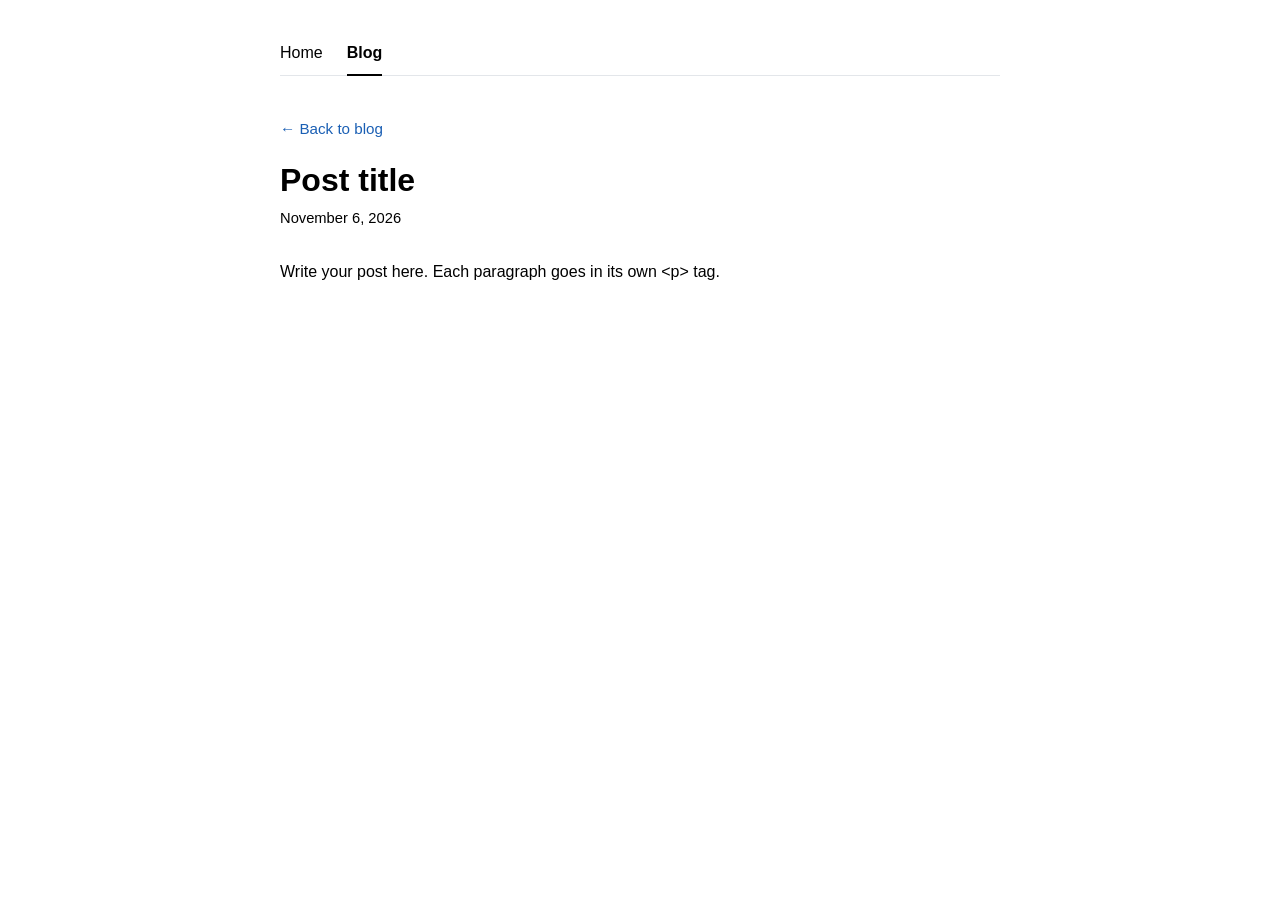
<file: posts/template.html>
<!DOCTYPE html>
<html lang="en">
<head>
  <meta charset="utf-8">
  <meta name="viewport" content="width=device-width, initial-scale=1">
  <title>Post title · David Weizhong Liu</title>
  <link rel="stylesheet" href="../style.css?v=6">
</head>
<body>
<main>

  <nav class="tabs">
    <a href="../index.html">Home</a>
    <a href="../blog.html" aria-current="page">Blog</a>
  </nav>

  <a class="back" href="../blog.html">&larr; Back to blog</a>

  <article>
    <h1>Post title</h1>
    <div class="post-date">November 6, 2026</div>

    <p>Write your post here. Each paragraph goes in its own &lt;p&gt; tag.</p>
  </article>

</main>
</body>
</html>
</file>
<file: style.css>
:root {
  --bg: #ffffff;
  --text: #000000;
  --link: #1a5fb4;
  --rule: #e3e6ea;
}
* { box-sizing: border-box; }
body {
  margin: 0;
  background: var(--bg);
  color: var(--text);
  font: 16px/1.6 -apple-system, BlinkMacSystemFont, "Segoe UI", Helvetica, Arial, sans-serif;
}
main {
  max-width: 760px;
  margin: 0 auto;
  padding: 32px 20px 80px;
}
a { color: var(--link); text-decoration: none; }
a:hover { text-decoration: underline; }

/* Tabs */
nav.tabs {
  display: flex;
  gap: 24px;
  margin-bottom: 40px;
  border-bottom: 1px solid var(--rule);
}
nav.tabs a {
  color: var(--text);
  padding: 8px 0;
  margin-bottom: -1px;
  border-bottom: 2px solid transparent;
}
nav.tabs a:hover { text-decoration: none; border-bottom-color: var(--rule); }
nav.tabs a[aria-current="page"] { font-weight: 600; border-bottom-color: var(--text); }

/* Profile header */
header.profile {
  display: flex;
  align-items: center;
  gap: 28px;
}
.avatar {
  width: 140px;
  height: 140px;
  border-radius: 50%;
  object-fit: cover;
  flex-shrink: 0;
}
@media (max-width: 560px) {
  header.profile { flex-direction: column; align-items: flex-start; gap: 16px; }
  .avatar { width: 112px; height: 112px; }
}

h1 { font-size: 2rem; margin: 0 0 4px; font-weight: 600; line-height: 1.2; text-wrap: balance; }
h2 {
  font-size: 1.15rem;
  font-weight: 600;
  margin: 44px 0 14px;
  padding-bottom: 6px;
  border-bottom: 1px solid var(--rule);
}
.subtitle { margin: 0 0 14px; }
.links { display: flex; flex-wrap: wrap; gap: 6px 18px; margin: 0; }
p { margin: 0 0 12px; }
ul.plain { list-style: none; padding: 0; margin: 0; }
.pub { margin-bottom: 16px; }
.pub-title { font-weight: 600; }
.pub-authors, .pub-venue { font-size: 0.95rem; }
.pub-venue { font-style: italic; }
.me { font-weight: 600; }
.entry { margin-bottom: 18px; }
.entry-head {
  display: flex;
  justify-content: space-between;
  gap: 12px;
  flex-wrap: wrap;
}
.entry-head strong { font-weight: 600; }
.date { font-size: 0.92rem; white-space: nowrap; }
.entry-sub { font-size: 0.95rem; }
.note { font-size: 0.85rem; margin-top: 8px; }

/* Blog */
.post { margin-bottom: 24px; }
.post-title { font-weight: 600; font-size: 1.05rem; }
.post-date { font-size: 0.92rem; }
.back { display: inline-block; margin-bottom: 20px; font-size: 0.95rem; }
article h1 { margin-bottom: 8px; }
article .post-date { margin-bottom: 28px; }
h3 { font-size: 1.02rem; font-weight: 600; margin: 28px 0 10px; }

/* Figures */
figure { margin: 24px 0 28px; }
figure img { display: block; width: 100%; height: auto; }
figcaption { margin-top: 8px; font-size: 0.85rem; line-height: 1.5; color: #49505b; }

/* Tables */
.table-wrap { overflow-x: auto; margin: 16px 0 20px; }
table { border-collapse: collapse; width: 100%; font-size: 0.93rem; }
th, td { padding: 6px 10px; border-bottom: 1px solid var(--rule); text-align: left; vertical-align: top; }
th { font-weight: 600; border-bottom: 2px solid var(--text); }
td:not(:first-child), th:not(:first-child) { text-align: right; }
td:not(:first-child) { white-space: nowrap; }

footer {
  margin-top: 56px;
  font-size: 0.85rem;
}
</file>
